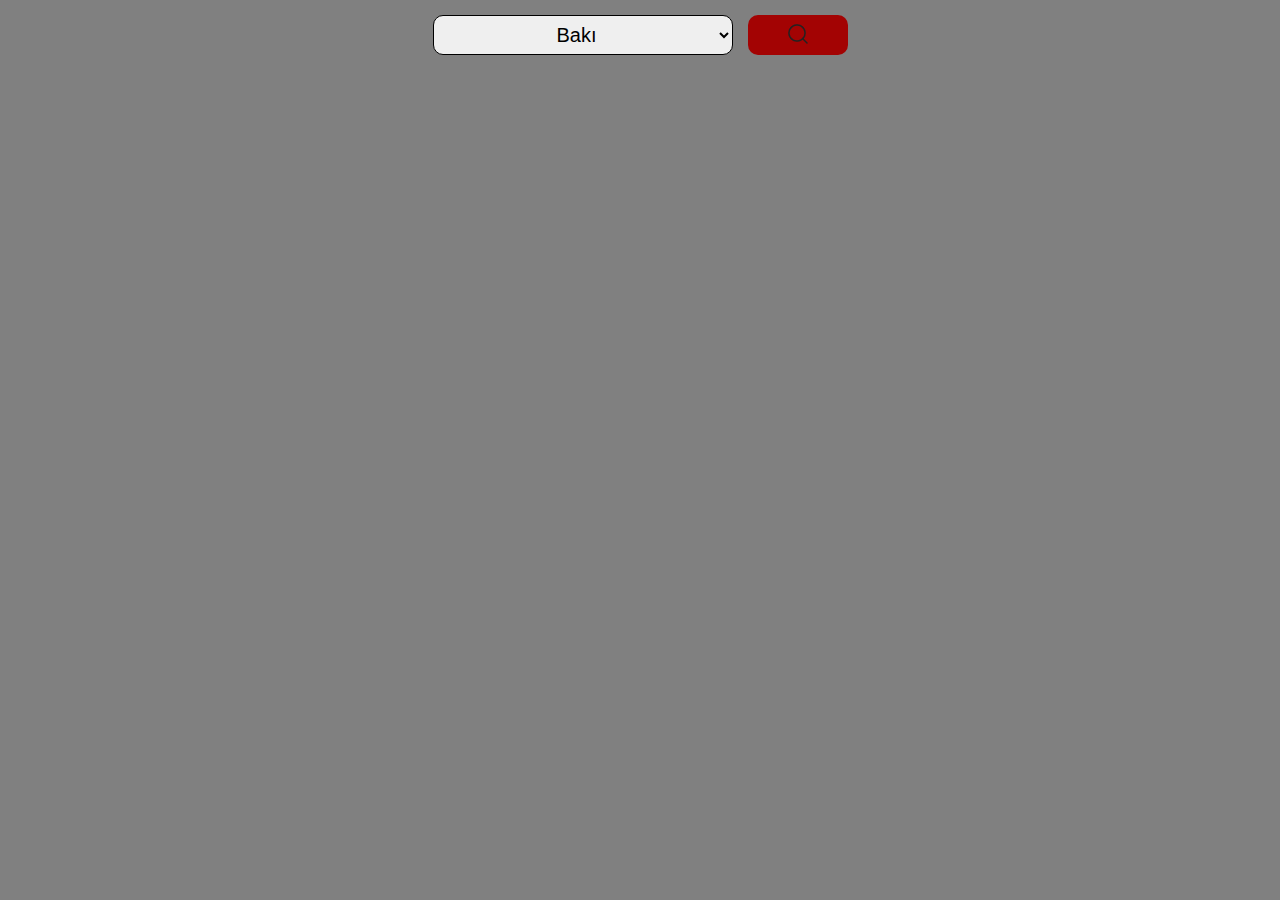
<file: Day 13/index.html>
<!DOCTYPE html>
<html lang="en">
  <head>
    <meta charset="UTF-8" />
    <meta name="viewport" content="width=device-width, initial-scale=1.0" />
    <link rel="stylesheet" href="style.css" />
    <title>Document</title>
  </head>
  <body>
    <div class="container">
      <select name="select" id="select">
        <option value="Bakı">Bakı</option>
        <option value="Gəncə">Gəncə</option>
        <option value="Naxçıvan">Naxçıvan</option>
        <option value="Sumqayıt">Sumqayıt</option>
        <option value="İstanbul">İstanbul</option>
        <option value="New York">New York</option>
        <option value="London">London</option>
        <option value="California">California</option>
        <option value="Chicago">Chicago</option>
        <option value="Berlin">Berlin</option>
        <option value="Meksika">Meksika</option>
        <option value="Moskva">Moskva</option>
      </select>

      <button id="searchBtn"><img src="./images/Group 31.png" alt="" /></button>
    </div>

    <div id="weatherDiv" class="weatherDiv">
      <div class="modalContainer">
        <div class="modal-left" id="modalLeft">
          <div class="temperature" id="temperatureLabel"></div>
        </div>
        <div class="modal-right" id="modalRight">
          <div class="rightContainer" id="rightContainer"></div>
        </div>
      </div>
    </div>

    <script src="script.js"></script>
  </body>
</html>
</file>
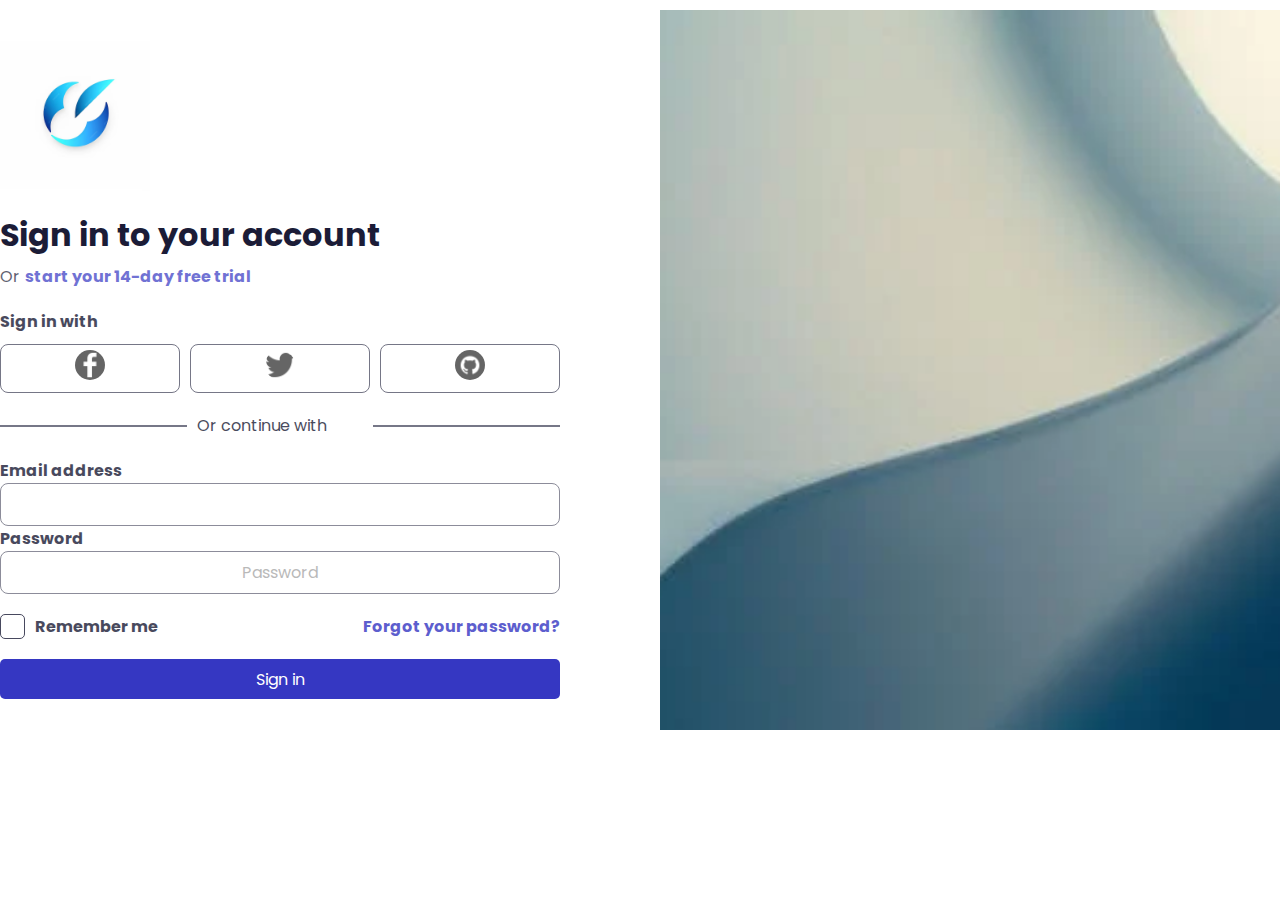
<file: Intern Days - Copy/Day 10/index.html>
<!DOCTYPE html>
<html lang="en">
  <head>
    <meta charset="UTF-8" />
    <meta name="viewport" content="width=device-width, initial-scale=1.0" />
    <link rel="stylesheet" href="style.css" />
    <title>Document</title>
  </head>
  <body>
    <div class="container">
      <div class="left">
        <img
          class="mainLogo"
          src="./images/blue-white-logo-with-white-background-with-blue-circle-white-background_1059430-101993.avif"
          alt=""
        />
        <div class="title">
          <h1 class="titleText">Sign in to your account</h1>
          <div class="detail">
            <div>Or</div>
            <div>start your 14-day free trial</div>
          </div>
        </div>
        <div class="signMedia">
          <div class="titleLogo">Sign in with</div>
          <div class="mediaLogos">
            <div class="logo">
              <img src="./images/facebook-logo (1).png" alt="" />
            </div>
            <div class="logo"><img src="./images/twitter.png" alt="" /></div>
            <div class="logo"><img src="./images/github.png" alt="" /></div>
          </div>
        </div>
        <div class="lines">
          <div class="div"></div>
          <div class="text">Or continue with</div>
          <div class="div"></div>
        </div>
        <form class="inputs">
            <div>
                <label for="email">Email address</label>
                <input type="text" id="email" />
                <div id="emailError" style="color: red"></div>
            </div>
            <div>
                <label for="password">Password</label>
                <input class="input-container" type="password" id="password" placeholder="Password" />
                <div id="passwordError" style="color: red"></div>
            </div>
        </form>
        <div class="end">
            <div class="remember">
                <button class="flower"></button>
                <div class="click">Remember me</div>
            </div>
            <div class="forgot">Forgot your password?</div>
        </div>
        <main>
            <button class="buttonn" id="signInButton">Sign in</button>
        </main>
    </div>
      <div class="right">
        <img src="./images/pexels-photo-1103970.webp" alt="" />
      </div>
    </div>

    <script src="script.js"></script>
  </body>
</html>
</file>
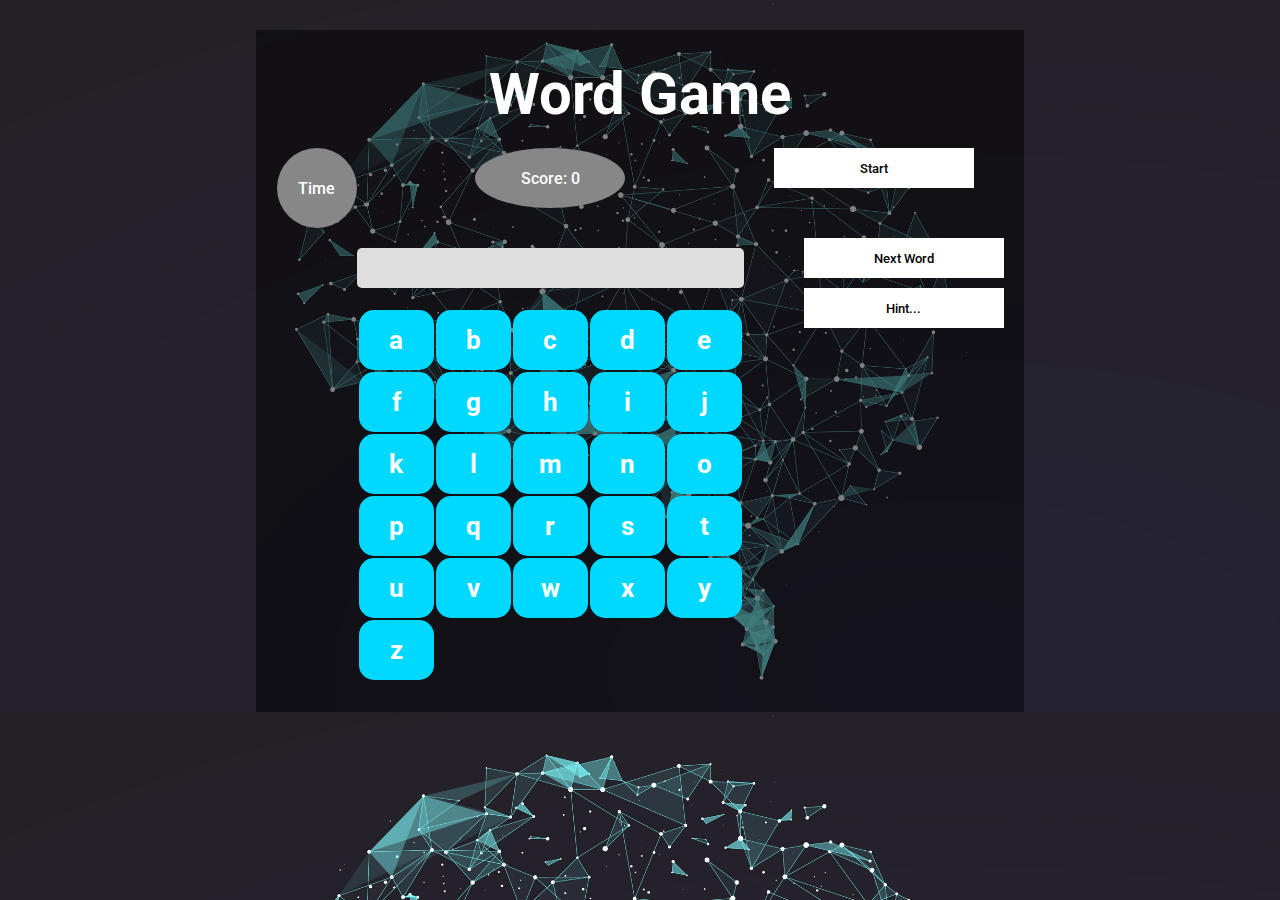
<file: Intern Days - Copy/Day 11/index.html>
<!DOCTYPE html>
<html lang="en">
  <head>
    <meta charset="UTF-8" />
    <meta name="viewport" content="width=device-width, initial-scale=1.0" />
    <link rel="stylesheet" href="style.css" />
    <title>Document</title>
  </head>
  <body>
    <div class="main">
      <h1>Word Game</h1>
      <div class="container">
        <div class="left">
          <button id="button1" class="time">Time</button>
        </div>

        <div class="center">
          <button class="score" id="scoreButton">Score: 0</button>

          <div class="div"></div>

          <table id="gameBody">
            <tr>
              <td>a</td>
              <td>b</td>
              <td>c</td>
              <td>d</td>
              <td>e</td>
            </tr>
            <tr>
              <td>f</td>
              <td>g</td>
              <td>h</td>
              <td>i</td>
              <td>j</td>
            </tr>
            <tr>
              <td>k</td>
              <td>l</td>
              <td>m</td>
              <td>n</td>
              <td>o</td>
            </tr>
            <tr>
              <td>p</td>
              <td>q</td>
              <td>r</td>
              <td>s</td>
              <td>t</td>
            </tr>
            <tr>
              <td>u</td>
              <td>v</td>
              <td>w</td>
              <td>x</td>
              <td>y</td>
            </tr>
            <tr>
              <td>z</td>
            </tr>
          </table>
        </div>

        <div class="right">
          <button id="button2" class="start">Start</button>
          <div class="buttons">
            <button id="button2" class="start">Next Word</button>
            <button id="button2"  class="start">Hint...</button>
          </div>
        </div>
      </div>
    </div>
    <script src="script.js"></script>
  </body>
</html>
</file>
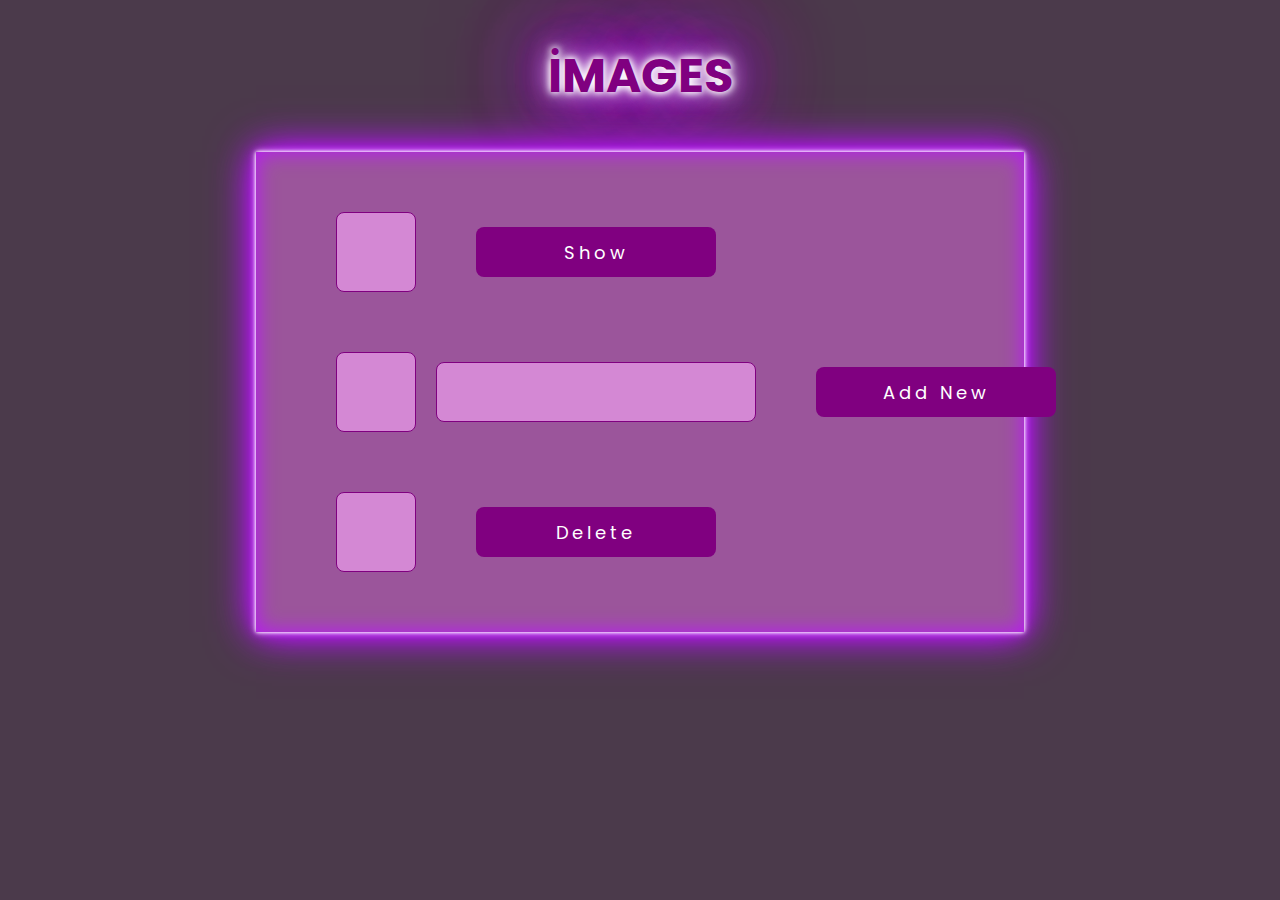
<file: Intern Days - Copy/Day 12/index.html>
<!DOCTYPE html>
<html lang="tr">
  <head>
    <meta charset="UTF-8" />
    <meta name="viewport" content="width=device-width, initial-scale=1.0" />
    <link rel="stylesheet" href="style.css" />
    <title>Document</title>
  </head>
  <body>
    <div class="main">
      <h1>İMAGES</h1>
      <div class="container">
        <div class="first">
          <input type="number" id="input" />
          <button id="showBtn">Show</button>
        </div>
        <div class="second">
          <div class="inps">
            <input type="number" id="numLink" />
            <input id="linkInp" />
          </div>
          <button id="addBtn" class="button1">Add New</button>
        </div>

        <div class="third">
          <input type="number" id="deleteInp" />
          <button id="deleteBtn" class="button2">Delete</button>
        </div>
      </div>

      <!-- </div> -->
      <div id="imagesDiv" class="imagesDiv"></div>
    </div>
    <script src="script.js"></script>
  </body>
</html>
</file>
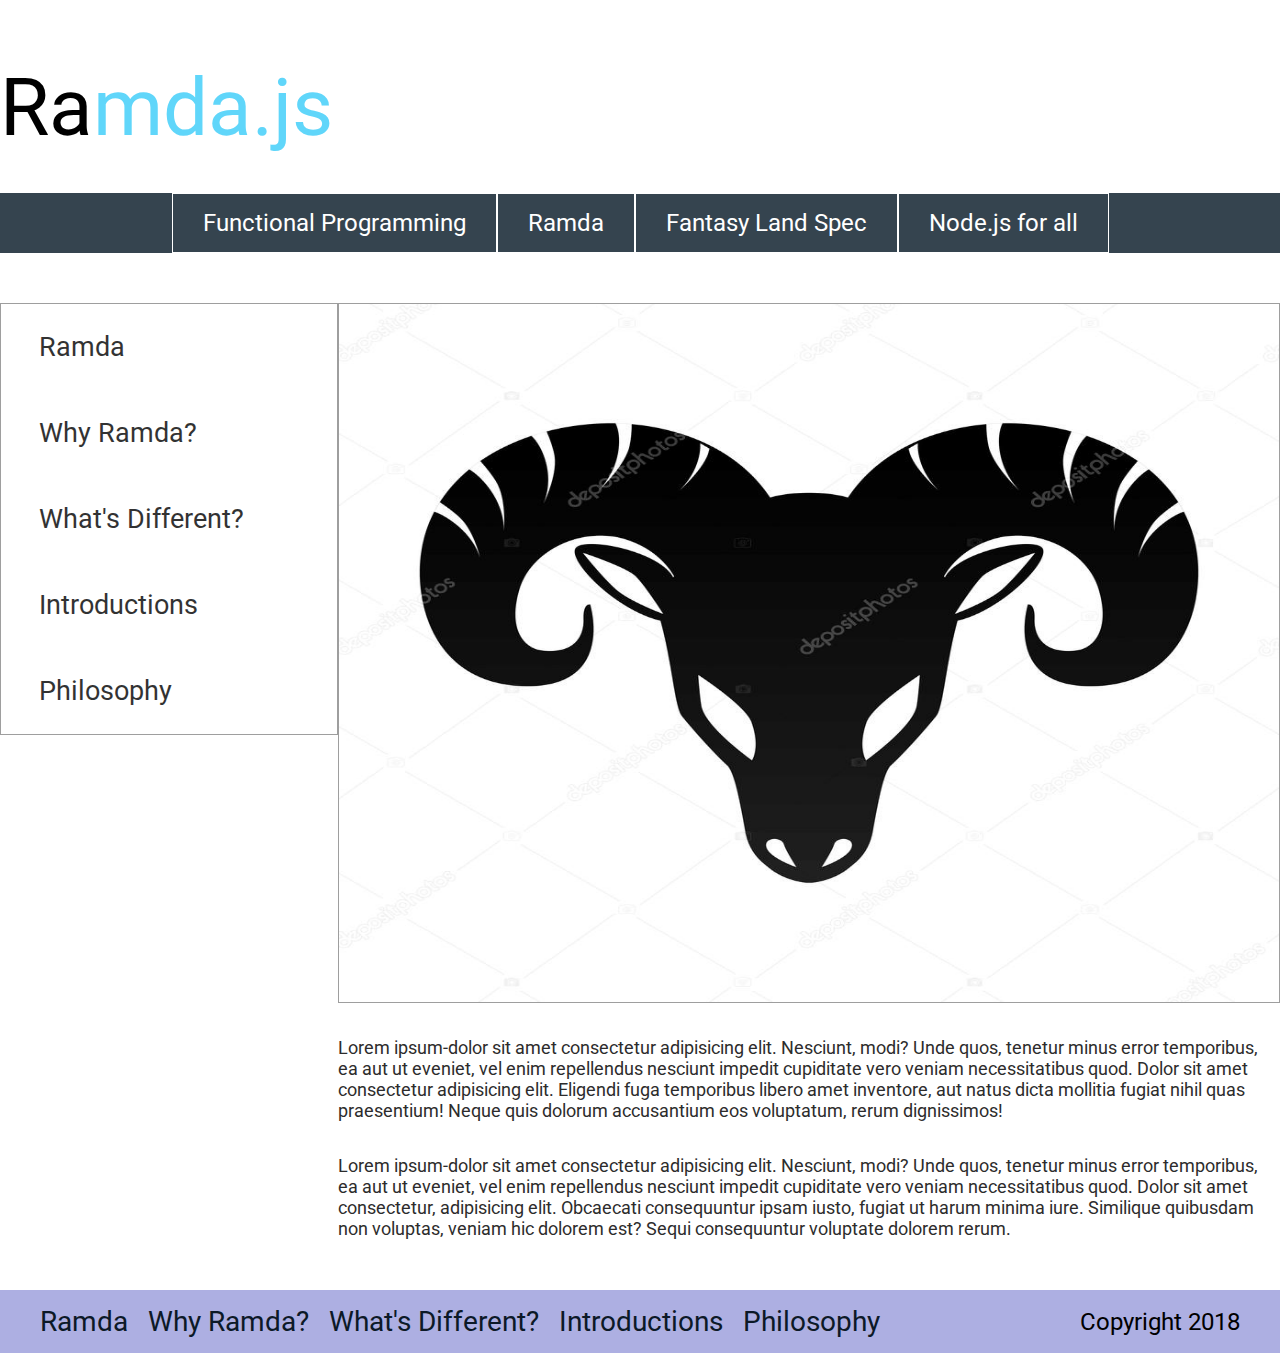
<file: Intern Days - Copy/Day 4/index.html>
<!DOCTYPE html>
<html lang="en">
  <head>
    <meta charset="UTF-8" />
    <meta name="viewport" content="width=device-width, initial-scale=1.0" />
    <link rel="stylesheet" href="style.css" />
    <link rel="preconnect" href="https://fonts.googleapis.com">
<link rel="preconnect" href="https://fonts.gstatic.com" crossorigin>
<link href="https://fonts.googleapis.com/css2?family=Poppins:ital,wght@0,100;0,200;0,300;0,400;0,500;0,600;0,700;0,800;0,900;1,100;1,200;1,300;1,400;1,500;1,600;1,700;1,800;1,900&family=Roboto:ital,wght@0,100;0,300;0,400;0,500;0,700;0,900;1,100;1,300;1,400;1,500;1,700;1,900&display=swap" rel="stylesheet">
    <title>Document</title>
  </head>
  <body>
    <div class="header">
      <div class="black">Ra</div>
      <div class="blue">mda.js</div>
    </div>
    <div class="head">
      <div class="navbar">
        <div class="nav">Functional Programming</div>
        <div class="nav">Ramda</div>
        <div class="nav">Fantasy Land Spec</div>
        <div class="nav">Node.js for all</div>
      </div>
    </div>

    <div class="container">
      <div class="left">
        <div class="section">Ramda</div>
        <div class="section">Why Ramda?</div>
        <div class="section">What's Different?</div>
        <div class="section">Introductions</div>
        <div class="section">Philosophy</div>
      </div>

      <div class="right">
        <img
          src="./depositphotos_122570022-stock-illustration-ram-horn-aries-zodiac.jpg"
          alt=""
        />
        <div class="text">
          Lorem ipsum-dolor sit amet consectetur adipisicing elit. Nesciunt,
          modi? Unde quos, tenetur minus error temporibus, ea aut ut eveniet,
          vel enim repellendus nesciunt impedit cupiditate vero veniam
          necessitatibus quod. Dolor sit amet consectetur adipisicing elit.
          Eligendi fuga temporibus libero amet inventore, aut natus dicta
          mollitia fugiat nihil quas praesentium! Neque quis dolorum accusantium
          eos voluptatum, rerum dignissimos!
        </div>
        <div class="text">
          Lorem ipsum-dolor sit amet consectetur adipisicing elit. Nesciunt,
          modi? Unde quos, tenetur minus error temporibus, ea aut ut eveniet,
          vel enim repellendus nesciunt impedit cupiditate vero veniam
          necessitatibus quod. Dolor sit amet consectetur, adipisicing elit.
          Obcaecati consequuntur ipsam iusto, fugiat ut harum minima iure.
          Similique quibusdam non voluptas, veniam hic dolorem est? Sequi
          consequuntur voluptate dolorem rerum.
        </div>
      </div>

    </div>
    <div class="footer">
      <div class="footerLeft">
        <div class="leftSections">Ramda</div>
        <div class="leftSections">Why Ramda?</div>
        <div class="leftSections">What's Different?</div>
        <div class="leftSections">Introductions</div>
        <div class="leftSections">Philosophy</div>
      </div>
      <div class="footerRight">
        <div class="rightSection">Copyright 2018</div>
      </div>
    </div>
</body>
</html>
</file>
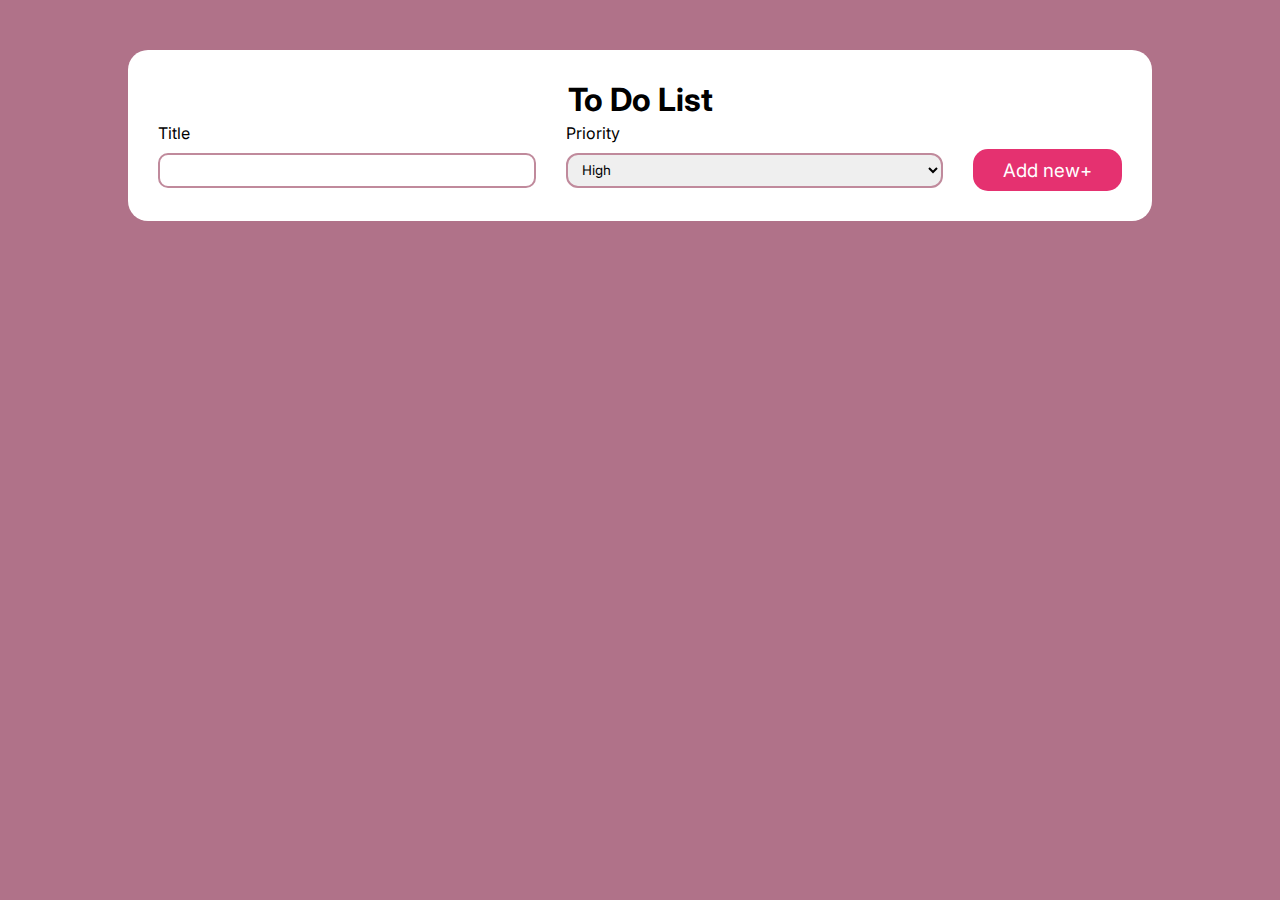
<file: Intern Days - Copy/Day 7/index.html>
<!DOCTYPE html>
<html lang="en">
  <head>
    <meta charset="UTF-8" />
    <meta name="viewport" content="width=device-width, initial-scale=1.0" />
    <link rel="preconnect" href="https://fonts.googleapis.com" />
    <link rel="preconnect" href="https://fonts.gstatic.com" crossorigin />
    <link
      href="https://fonts.googleapis.com/css2?family=Inter:ital,opsz,wght@0,14..32,100..900;1,14..32,100..900&display=swap"
      rel="stylesheet"
    />
    <link rel="stylesheet" href="style.css" />
    <title>Document</title>
  </head>
  <body>
    <div class="container">
      <h1>To Do List</h1>

      <div class="input_button">
        <div class="input">
          <label>Title</label>
          <!-- <br /> -->
          <input type="text" id="taskTitle" />
        </div>

        <div class="select">
          <label>Priority</label>
          <!-- <br /> -->
          <select id="taskPriority">
            <option value="High">High</option>
            <option value="Medium">Medium</option>
            <option value="Low">Low</option>
          </select>
        </div>

        <div class="btn">
          <button class="textt" id="addTask"><span >Add new</span><span>+</span></button>
        </div>
      </div>
      <ul id="taskList"></ul>
    </div>
    <script src="script.js"></script>
  </body>
</html>
</file>
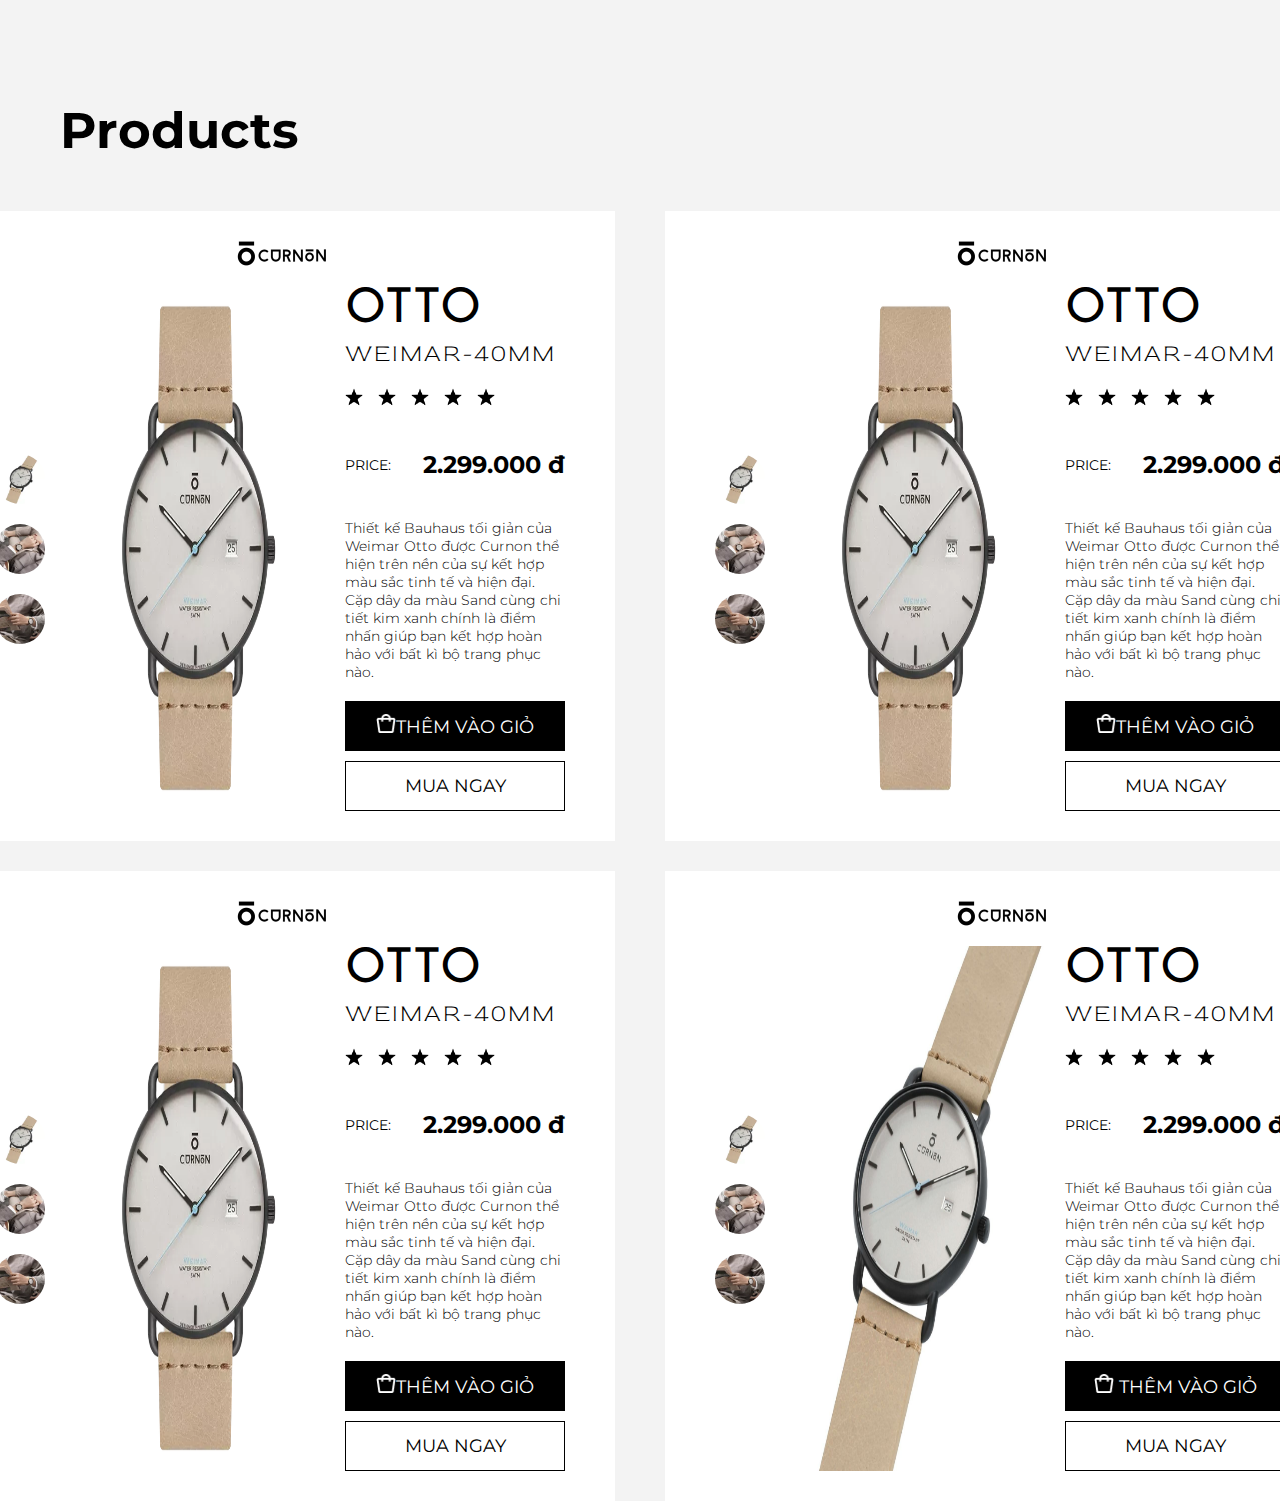
<file: Intern Days - Copy/Day 8/index.html>
<!DOCTYPE html>
<html lang="en">
  <head>
    <meta charset="UTF-8" />
    <meta name="viewport" content="width=, initial-scale=1.0" />
    <link rel="stylesheet" href="style.css" />
    <title>Document</title>
  </head>
  <body>
    <h1>Products</h1>
    <div class="container">
      <div class="up">
        <div class="card">
            <div class="logoImg"><img src="./photos/0e015bc71999bd9169b5ae47807ca679.png" alt=""></div>
            <div class="cardContainer">
            <div class="firstSec">
              <img src="./photos/2589f2f903a77015fea35ee572d1d6f3.png" alt="" />
              <img src="./photos/270a0c767478acbef3695bb88d45f83c.png" alt="" />
              <img src="./photos/7cddd97379b7d7a6dfa736c4c2b25a8e.png" alt="" />
            </div>

            <div class="secondSec">
              <img src="./photos/ca739a06219c5f7e13c5d0e7684e81f3.png" alt="" />
            </div>

            <div class="thirdSec">
              <div class="otto">OTTO</div>
              <div class="detail">WEIMAR-40MM</div>
              <div class="stars">
                <div><img src="./photos/iwwa_star.png" alt="" /></div>
                <div><img src="./photos/iwwa_star.png" alt="" /></div>
                <div><img src="./photos/iwwa_star.png" alt="" /></div>
                <div><img src="./photos/iwwa_star.png" alt="" /></div>
                <div><img src="./photos/iwwa_star.png" alt="" /></div>
              </div>
              <div class="price">
                <div class="priceText">PRICE:</div>
                <div class="value">2.299.000 đ</div>
              </div>
              <div class="text">
                Thiết kế Bauhaus tối giản của Weimar Otto được Curnon thể hiện
                trên nền của sự kết hợp màu sắc tinh tế và hiện đại. Cặp dây da
                màu Sand cùng chi tiết kim xanh chính là điểm nhấn giúp bạn kết
                hợp hoàn hảo với bất kì bộ trang phục nào.
              </div>
              <div class="buttons">
                <button class="button1"><img src="./photos/icon.png" alt="">THÊM VÀO GIỎ</button>
                <button class="button2">MUA NGAY</button>
              </div>
            </div>
          </div>
        </div>

        <div class="card">
            <div class="logoImg"><img src="./photos/0e015bc71999bd9169b5ae47807ca679.png" alt=""></div>
            <div class="cardContainer">
            <div class="firstSec">
              <img src="./photos/2589f2f903a77015fea35ee572d1d6f3.png" alt="" />
              <img src="./photos/270a0c767478acbef3695bb88d45f83c.png" alt="" />
              <img src="./photos/7cddd97379b7d7a6dfa736c4c2b25a8e.png" alt="" />
            </div>

            <div class="secondSec">
              <img src="./photos/ca739a06219c5f7e13c5d0e7684e81f3.png" alt="" />
            </div>

            <div class="thirdSec">
              <div class="otto">OTTO</div>
              <div class="detail">WEIMAR-40MM</div>
              <div class="stars">
                <div><img src="./photos/iwwa_star.png" alt="" /></div>
                <div><img src="./photos/iwwa_star.png" alt="" /></div>
                <div><img src="./photos/iwwa_star.png" alt="" /></div>
                <div><img src="./photos/iwwa_star.png" alt="" /></div>
                <div><img src="./photos/iwwa_star.png" alt="" /></div>
              </div>
              <div class="price">
                <div class="priceText">PRICE:</div>
                <div class="value">2.299.000 đ</div>
              </div>
              <div class="text">
                Thiết kế Bauhaus tối giản của Weimar Otto được Curnon thể hiện
                trên nền của sự kết hợp màu sắc tinh tế và hiện đại. Cặp dây da
                màu Sand cùng chi tiết kim xanh chính là điểm nhấn giúp bạn kết
                hợp hoàn hảo với bất kì bộ trang phục nào.
              </div>
              <div class="buttons">
                <button class="button1"><img src="./photos/icon.png" alt="">THÊM VÀO GIỎ</button>
                <button class="button2">MUA NGAY</button>
              </div>
            </div>
          </div>
        </div>
      </div>

      <div class="up">
        <div class="card">
          <div class="logoImg"><img src="./photos/0e015bc71999bd9169b5ae47807ca679.png" alt=""></div>
          <div class="cardContainer">
            <div class="firstSec">
              <img src="./photos/2589f2f903a77015fea35ee572d1d6f3.png" alt="" />
              <img src="./photos/270a0c767478acbef3695bb88d45f83c.png" alt="" />
              <img src="./photos/7cddd97379b7d7a6dfa736c4c2b25a8e.png" alt="" />
            </div>

            <div class="secondSec">
              <img src="./photos/ca739a06219c5f7e13c5d0e7684e81f3.png" alt="" />
            </div>

            <div class="thirdSec">
              <div class="otto">OTTO</div>
              <div class="detail">WEIMAR-40MM</div>
              <div class="stars">
                <div><img src="./photos/iwwa_star.png" alt="" /></div>
                <div><img src="./photos/iwwa_star.png" alt="" /></div>
                <div><img src="./photos/iwwa_star.png" alt="" /></div>
                <div><img src="./photos/iwwa_star.png" alt="" /></div>
                <div><img src="./photos/iwwa_star.png" alt="" /></div>
              </div>
              <div class="price">
                <div class="priceText">PRICE:</div>
                <div class="value">2.299.000 đ</div>
              </div>
              <div class="text">
                Thiết kế Bauhaus tối giản của Weimar Otto được Curnon thể hiện
                trên nền của sự kết hợp màu sắc tinh tế và hiện đại. Cặp dây da
                màu Sand cùng chi tiết kim xanh chính là điểm nhấn giúp bạn kết
                hợp hoàn hảo với bất kì bộ trang phục nào.
              </div>
              <div class="buttons">
                <button class="button1"><img src="./photos/icon.png" alt="">THÊM VÀO GIỎ</button>
                <button class="button2">MUA NGAY</button>
              </div>
            </div>
          </div>
        </div>

        <div class="card">
            <div class="logoImg"><img src="./photos/0e015bc71999bd9169b5ae47807ca679.png" alt=""></div>
            <div class="cardContainer">
            <div class="firstSec">
              <img src="./photos/2589f2f903a77015fea35ee572d1d6f3.png" alt="" />
              <img src="./photos/270a0c767478acbef3695bb88d45f83c.png" alt="" />
              <img src="./photos/7cddd97379b7d7a6dfa736c4c2b25a8e.png" alt="" />
            </div>

            <div class="secondSec">
              <img src="./photos/image 7.png" alt="" />
            </div>

            <div class="thirdSec">
              <div class="otto">OTTO</div>
              <div class="detail">WEIMAR-40MM</div>
              <div class="stars">
                <div><img src="./photos/iwwa_star.png" alt="" /></div>
                <div><img src="./photos/iwwa_star.png" alt="" /></div>
                <div><img src="./photos/iwwa_star.png" alt="" /></div>
                <div><img src="./photos/iwwa_star.png" alt="" /></div>
                <div><img src="./photos/iwwa_star.png" alt="" /></div>
              </div>
              <div class="price">
                <div class="priceText">PRICE:</div>
                <div class="value">2.299.000 đ</div>
              </div>
              <div class="text">
                Thiết kế Bauhaus tối giản của Weimar Otto được Curnon thể hiện
                trên nền của sự kết hợp màu sắc tinh tế và hiện đại. Cặp dây da
                màu Sand cùng chi tiết kim xanh chính là điểm nhấn giúp bạn kết
                hợp hoàn hảo với bất kì bộ trang phục nào.
              </div>
              <div class="buttons">
                <button class="button1"><img src="./photos/icon.png" alt=""> THÊM VÀO GIỎ</button>
                <button class="button2">MUA NGAY</button>
              </div>
            </div>
          </div>
        </div>
      </div>
    </div>
  </body>
</html>
</file>
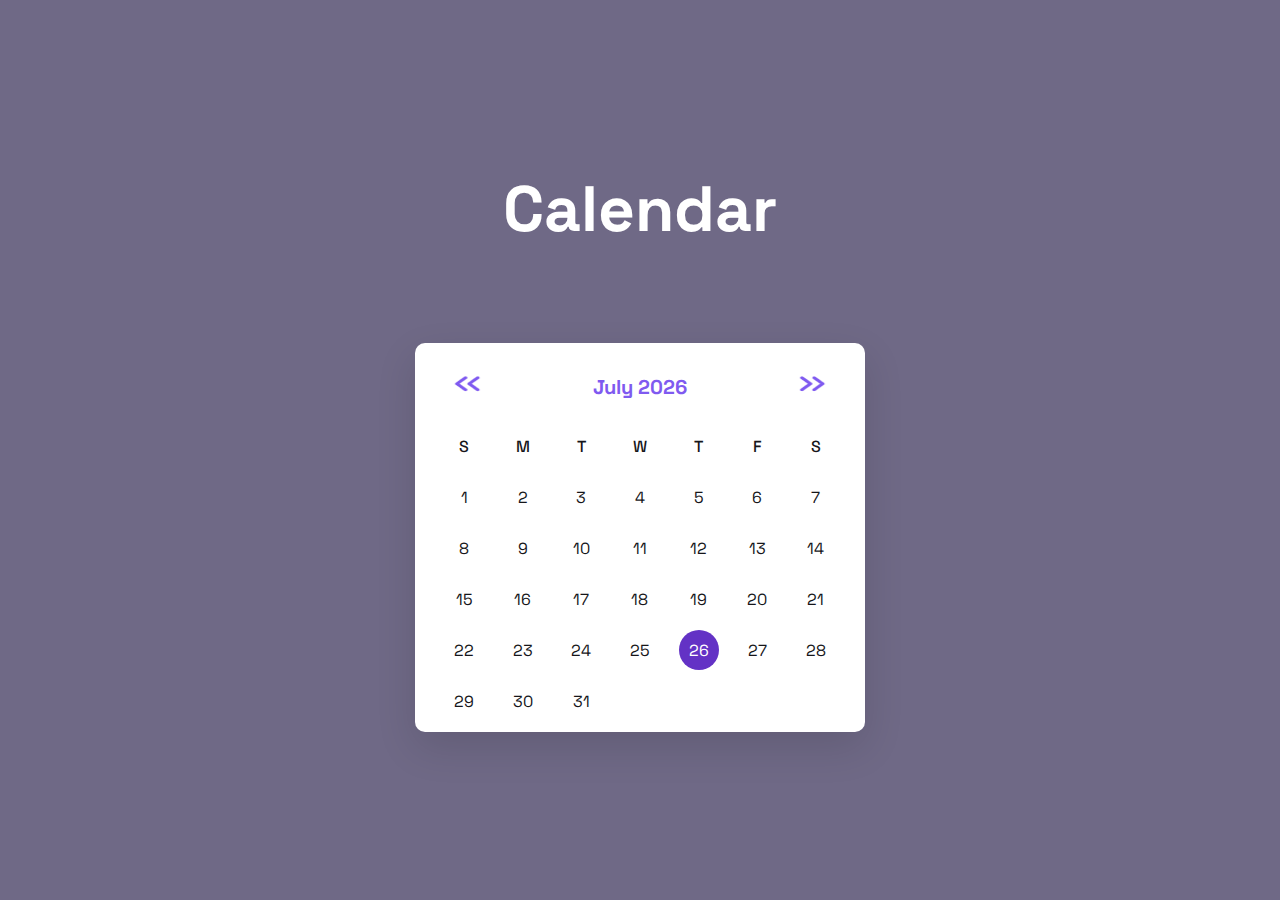
<file: Intern Days - Copy/Day 9/index.html>
<!DOCTYPE html>
<html lang="en">
  <head>
    <meta charset="UTF-8" />
    <meta name="viewport" content="width=device-width, initial-scale=1.0" />
    <link rel="stylesheet" href="style.css" />
    <title>Document</title>
  </head>
  <body>
    <p class="title">Calendar</p>

    <div class="calendar-container">
      <header class="calendar-header">
        <div class="calendar-navigation">
          <div class="vectorLast">
            <img
              src="./vectors/ic_round-keyboard-double-arrow-left.png"
              alt=""
            />
          </div>
          <p class="calendar-current-date"></p>
          <div class="vectorNext">
            <img src="./vectors/Group 2.png" alt="" />
          </div>
        </div>
      </header>

      <div class="calendar-body">
        <ul class="calendar-weekdays">
          <li>S</li>
          <li>M</li>
          <li>T</li>
          <li>W</li>
          <li>T</li>
          <li>F</li>
          <li>S</li>
        </ul>
        <ul class="calendar-dates"></ul>
      </div>
      <div class="modal" id="specialDaysModal" style="display: none">
        <div class="modal-content">
          <h2><span id="modalMonth"></span></h2>
          <ul id="specialDaysList"></ul>
        </div>
      </div>
    </div>

    <script src="script.js"></script>
  </body>
</html>
</file>
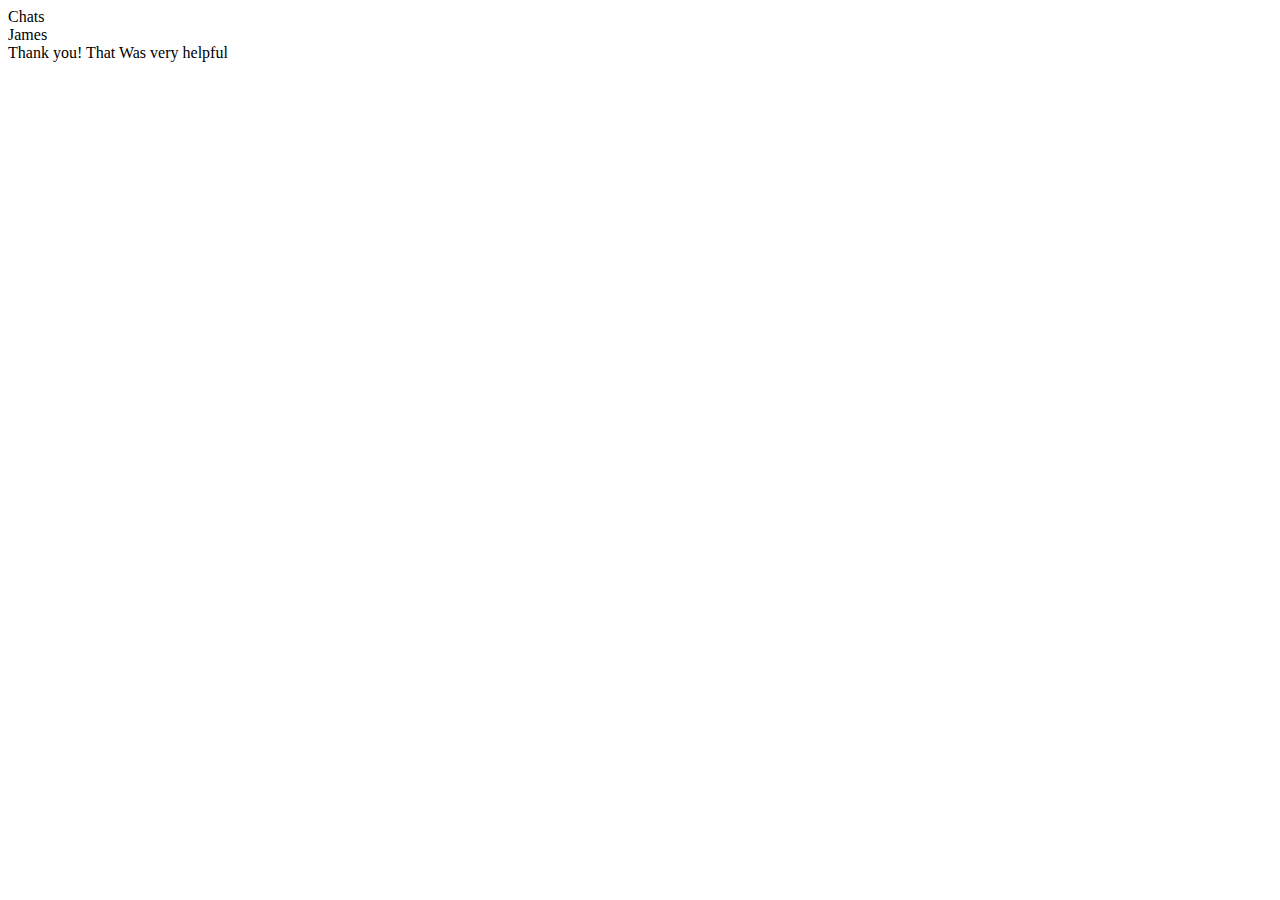
<file: Intern Days - Copy/Day 4/indexx.html>
<!DOCTYPE html>
<html lang="en">
<head>
    <meta charset="UTF-8">
    <meta name="viewport" content="width=device-width, initial-scale=1.0">
    <title>Document</title>
</head>
<body>
    

<div class="chats">Chats</div>

<div class="profiles">

<div class="profile">
<div class="image"></div>
<div class="texts">
    <div class="name">James</div>
    <div class="mes">Thank you! That Was very helpful</div>
</div>



</div>
<div class="profile"></div>
<div class="profile"></div>
<div class="profile"></div>

</div>


</body>
</html>
</file>
<file: Day 13/style.css>
* {
    margin: 0;
    padding: 0;
    box-sizing: border-box;
  }
  
  .container {
    display: flex;
    align-items: center;
    justify-content: center;
    margin-top: 15px;
    gap: 15px;
  }
  .weatherDiv {
    display: flex;
    align-items: center;
    justify-content: center;
  }
  .modalContainer {
    display: flex;
    align-items: center;
    justify-content: center;
    width: 80%;
    margin: 40px;
    border-radius: 8px;
  }
  
  .modal-right {
    display: flex;
    align-items: center;
    justify-content: center;
    padding: 30px;
    font-size: 26px;
  }
  
  .modal-left {
    flex: 1;
    width: 50%;
    position: relative;
    border-radius: 8px;
    background-size: cover;
    background-position: center;
    height: 400px;
    background-size: cover;
    background-position: center;
  }
  .temperature {
    position: absolute;
    bottom: 20px;
    left: 20px;
    font-size: 50px;
    font-weight: bold;
    color: black;
  }
  select {
    width: 300px;
    height: 40px;
    font-size: 20px;
    text-align: center;
    border: 1px solid black;
    border-radius: 10px;
    outline: none;
  }
  button {
    width: 100px;
    height: 40px;
    border: none;
    border-radius: 10px;
    background-color: rgb(163, 3, 3);
    cursor: pointer;
  }
  button:hover {
    background-color: rgb(192, 80, 80);
    transition-duration: 0.5s;
  }
  .rightContainer strong {
    font-weight: 700;
    color: rgb(163, 3, 3);
  }
  
  .clear {
    background-image: url("https://files.modern.az/photo/orginal/2024/07/02/1719910082_306409.jpg");
  }
  
  .cloud {
    background-image: url("https://encrypted-tbn0.gstatic.com/images?q=tbn:ANd9GcTISxONQhZ88dEQmasRF9dVlDGkd7qyFgqnzzNsXqjtv29fjcvzrC8MxOC8L16RxuS9SJc&usqp=CAU");
  }
  
  .rain {
    background-image: url("https://abc.az/storage/abc/2018/january/15/medium/rainsnowprognozweathe503284599.jpg");
  }
  
  .snow {
    background-image: url("https://shimal.news/wp-content/uploads/2024/05/freepik11-1536x864.jpg.webp");
  }
  
  .fog {
    background-image: url("https://png.pngtree.com/thumb_back/fh260/background/20220612/pngtree-cloud-fog-smoke-white-fog-black-and-white-image_1413039.jpg");
  }
  
  body {
    background-color: grey;
  }
</file>
<file: Intern Days - Copy/Day 10/style.css>
@import url("https://fonts.googleapis.com/css2?family=Poppins:ital,wght@0,100;0,200;0,300;0,400;0,500;0,600;0,700;0,800;0,900;1,100;1,200;1,300;1,400;1,500;1,600;1,700;1,800;1,900&family=Roboto:ital,wght@0,100;0,300;0,400;0,500;0,700;0,900;1,100;1,300;1,400;1,500;1,700;1,900&display=swap");

* {
  margin: 0;
  padding: 0;
  box-sizing: border-box;
  font-family: "Poppins", sans-serif;
  color: #1b1c37;
}
.title {
  display: flex;
  flex-direction: column;
  gap: 5px;
}
.mainLogo {
  width: 150px;
}
.signMedia {
  display: flex;
  flex-direction: column;
  gap: 10px;
}
.detail {
  font-size: 16px;
  display: flex;
  gap: 5px;
  opacity: 70%;
}
.detail > :last-child {
  color: #3537c2;
  font-weight: 700;
}
.titleLogo {
  font-size: 16px;
  font-weight: 700;
  opacity: 80%;
}
.mediaLogos img {
  width: 30px;
  border-radius: 50%;
}
.logo {
  width: 180px;
  padding: 5px 0;
  border: 1px solid #1b1c37;
  border-radius: 8px;
  text-align: center;
  opacity: 60%;
  cursor: pointer;
}
.logo:hover {
  background-color: rgb(173, 173, 173);
}
.mediaLogos {
  display: flex;
  align-items: center;
  justify-content: space-between;
  gap: 10px;
}
.text {
  opacity: 80%;
  width: 500px;
}
.lines .div {
  height: 2px;
  width: 100%;
  background-color: #1b1c37;
  opacity: 60%;
}
.lines {
  display: flex;
  align-items: center;
  justify-content: center;
  gap: 10px;
}
.left {
  display: flex;
  flex-direction: column;
  gap: 20px;
}
label {
  font-size: 16px;
  font-weight: 700;
  opacity: 80%;
}
.inputs div {
  display: flex;
  flex-direction: column;
}
input {
  font-size: 16px;
  text-align: center;
  padding: 8px 0;
  border-radius: 8px;
  opacity: 50%;
  border: 1px solid #1b1c37;
}

.container {
  display: flex;
  align-items: center;
  justify-content: center;
  gap: 100px;
  margin-top: 10px;
}
.right img {
  width: 800px;
  height: 100%;
  object-fit: cover;
}

.right {
  height: 720px;
  overflow: hidden;
}
.end {
  font-size: 16px;
  opacity: 80%;
  display: flex;
  align-items: center;
  justify-content: space-between;
}
button {
  height: 25px;
  width: 25px;
  border-radius: 5px;
  border: 1px solid #1b1c37;
  background-color: white;
  cursor: pointer;
}
.remember {
  display: flex;
  gap: 10px;
  font-weight: 700;
}
.forgot {
  color: #3537c2;
  font-weight: 700;
}
.buttonn {
  font-size: 16px;
  background-color: #3537c2;
  color: white;
  border: none;
  width: 100%;
  padding: 20px 0;
  display: flex;
  align-items: center;
  justify-content: center;
}
.buttonn:hover {
  background-color: #232587;
  cursor: pointer;
}

input[type="password"]:focus {
  border: 3px solid #274f7a;
  opacity: 100%;
  outline: none;
}

input.error {
  border: 2px solid red;
  opacity: 100%;
}
.flower.tik::after {
  content: "🌸";
  margin-left: 5px;
  opacity: 100%;
  display: flex;
  align-items: center;
  justify-content: center;
}
input.success {
  border: 3px solid green;
  opacity: 100%;
}
.yellow {
  border: 3px solid rgb(255, 234, 0);
  opacity: 100%;
}
</file>
<file: Intern Days - Copy/Day 11/style.css>
/* @import url('https://fonts.googleapis.com/css2?family=Poppins:ital,wght@0,100;0,200;0,300;0,400;0,500;0,600;0,700;0,800;0,900;1,100;1,200;1,300;1,400;1,500;1,600;1,700;1,800;1,900&display=swap'); */
@import url("https://fonts.googleapis.com/css2?family=Roboto:ital,wght@0,100;0,300;0,400;0,500;0,700;0,900;1,100;1,300;1,400;1,500;1,700;1,900&display=swap");
* {
  margin: 0;
  padding: 0;
  box-sizing: border-box;
  font-family: "Roboto", sans-serif;
  /* font-family: "Poppins", sans-serif; */
}
body {
  display: flex;
  flex-direction: column;
  align-items: center;
  justify-content: center;
  gap: 20px;
  background-image: url(./backgroundImage/880bb9cc75ee8f991f81e7133fe7030e.jpeg);
  background-size: cover;
  background-position: center;
}
.container {
  display: flex;
  justify-content: space-around;
  text-align: center;
  border-radius: 10px;
}
.main {
  display: flex;
  flex-direction: column;
  align-items: center;
  justify-content: space-between;
  width: 60%;
  background-color: rgba(0, 0, 0, 0.5);
  margin-top: 30px;
  padding: 30px 0;
  /* border: 2px solid red; */
}

h1 {
  font-size: 58px;
  color: white;
  margin-bottom: 20px;
}
button {
  font-weight: 500;
}
.time {
  width: 80px;
  height: 80px;
}


.score {
  width: 150px;
  height: 60px;
  border: none;
  font-size: 16px;
  background-color: rgb(135, 135, 135);
  color: white;
  text-align: center;
  border-radius: 50%;
  margin-bottom: 40px;
  cursor: pointer;
}
.score:hover {
  background-color: rgb(207, 207, 207);
  color: black;
}
#button1 {
  border: none;
  font-size: 16px;
  background-color: rgb(135, 135, 135);
  color: white;
  text-align: center;
  border-radius: 50%;
}
#button1:hover {
  background-color: rgb(207, 207, 207);
  color: black;
}
#button2 {
  width: 200px;
  height: 40px;
  background-color: white;
  color: black;
  border: none;
  cursor: pointer;
}
#button2:hover {
  background-color: rgb(114, 114, 114);
  color: white;
}

.center .div {
  border: none;
  background-color: rgb(210, 210, 210);
  height: 35px;
  border-radius: 5px;
  margin-bottom: 20px;
}
/* .left {
  border: 2px solid blue;
}
.center {
  border: 2px solid red;
}
.right {
  border: 5px solid yellow;
} */
td {
  width: 75px;
  height: 60px;
  background-color: rgb(0, 217, 255);
  color: white;
  font-size: 26px;
  font-weight: bold;
  border: none;
  border-radius: 15px;
  text-align: center;
  cursor: pointer;
}
td:hover{
  background-color: rgb(22, 152, 161);

}
.buttons {
  display: flex;
  flex-direction: column;
  margin-top: 50px;
  margin-left: 60px;
  gap: 10px;
}
.center .div {
  border: none;
  height: 40px; 
  border-radius: 5px;
  margin-bottom: 20px;
  background-color: rgb(222, 222, 222) ;
  text-align: center;
  display: flex;         
  align-items: center;
  justify-content: center;
 
} 

.miniBox {
display: flex;
flex-direction: row;
  width: 50px;           
  height: 40px;         
margin: 2px;
  border:none; 
  font-size: 26px;  
  color:rgb(54, 126, 178);
  align-items: center;
  justify-content: center;
  /* border-left: 1px solid black; */
  /* border-radius: 10px; */
  background-color: rgb(222, 222, 222) ;
}
</file>
<file: Intern Days - Copy/Day 12/style.css>
@import url("https://fonts.googleapis.com/css2?family=Poppins:ital,wght@0,100;0,200;0,300;0,400;0,500;0,600;0,700;0,800;0,900;1,100;1,200;1,300;1,400;1,500;1,600;1,700;1,800;1,900&display=swap");

* {
  margin: 0;
  padding: 0;
  box-sizing: border-box;
  font-family: "Poppins", sans-serif;
}
body {
  background-color: rgb(75, 58, 75);
}
h1 {
  margin: 40px 0;
  color: rgb(128, 0, 128);
  font-size: 48px;
  text-shadow: 0 0 7px #fff, 0 0 10px #fff, 0 0 21px #fff, 0 0 42px #bc13fe,
    0 0 82px #bc13fe, 0 0 92px #bc13fe, 0 0 102px #bc13fe, 0 0 151px #bc13fe;
}
.container {
  display: flex;
  flex-direction: column;
  align-items: start;
  justify-content: center;
  /* border: 4px dashed  rgb(128, 0, 128); */
  box-shadow: 0 0 0.4rem #fff, 0 0 0.2rem #fff, 0 0 2rem #bc13fe,
    0 0 0.8rem #bc13fe, 0 0 2.8rem #bc13fe, inset 0 0 1.3rem #bc13fe;
  width: 60%;
  gap: 60px;
  background-color: rgb(155, 85, 155);
  padding: 60px 80px;
}
.main {
  display: flex;
  flex-direction: column;
  align-items: center;
  /* height: 100vh; */
  /* justify-content: center; */
  /* border: 1px solid blue; */
}
.imagesDiv {
  display: flex;
  flex-wrap: wrap;
  width: 70%;
  margin-top: 60px;
  /* margin-bottom: 60px; */
  align-items: center;
  justify-content: center;
  box-shadow: 0 0 0.4rem #fff, 0 0 0.2rem #fff, 0 0 2rem #bc13fe,
    0 0 0.8rem #bc13fe, 0 0 2.8rem #bc13fe, inset 0 0 1.3rem #bc13fe;
}
.imagesDiv img {
  width: 200px;
  height: 150px;
  margin: 5px;
  border: 1px solid #ccc;
}
input {
  border: 1px solid rgb(128, 0, 128);
  /* border: none; */
  border-radius: 8px;
  height: 60px;
  width: 320px;
  outline: none;
  /* margin-top: 20px; */
  font-size: 32px;
  text-align: center;
  background-color: rgb(212, 136, 212);
}
input[type="number"] {
  width: 80px;
  height: 80px;
}
button {
  width: 240px;
  height: 50px;
  border-radius: 8px;
  border: none;
  font-size: 18px;
  color: white;
  cursor: pointer;
  background-color: rgb(128, 0, 128);
  letter-spacing: 4px;
}

button:hover {
  transition: all 0.5s;
  background-color: rgb(74, 4, 74);
}

.first {
  display: flex;
  align-items: center;
  gap: 60px;
}
.second {
  display: flex;
  align-items: center;
  gap: 60px;
}
.inps {
  display: flex;
  align-items: center;
  display: flex;
  gap: 20px;
}
.third {
  display: flex;
  align-items: center;
  gap: 60px;
}
</file>
<file: Intern Days - Copy/Day 4/style.css>
* {
  padding: 0;
  margin: 0;
  box-sizing: border-box;
  font-family: "Roboto", sans-serif;
}
.header {
  font-size: 80px;
  display: flex;
  margin-top: 61px;
  margin-bottom: 38px;
  align-items: center;
  justify-content: start;
}
.blue {
  color: rgb(96, 214, 250);
}
.navbar {
  display: flex;
  align-items: center;
  justify-content: center;
  /* gap: 100px; */
  width: 100%;
  background-color: #35444F
}
.nav {
  padding: 15px 30px;
  border: 1px solid white;
  color: white;
  font-size: 24px;
}
.nav:hover {
  background-color: #222F3A;
  cursor: pointer;
}
.section {
  opacity: 80%;
  padding: 27px 38px;
  font-size: 27px;
}
.left {
  border: 1px solid rgb(158, 158, 158);
  width: 344px;
}
.section:hover {
  display: flex;
  align-items: center;
  justify-content: center;
  background-color: #DBDBDB;
  cursor: pointer;
  opacity: 100%;
}
img {
  width: 100%;
  height: 700px;
  border: 1px solid rgb(158, 158, 158);
}
.text {
  color: #2C2C2C;
  font-size: 18px;
}
.right {
  display: flex;
  gap: 34px;
  width: 75%;
  flex-direction: column;
}
.container {
  display: flex;
  align-items: start;
  justify-content: space-between;
}
.head {
  margin-bottom: 50px;
}
.footerLeft{
    display: flex;
    gap: 20px;
    font-size: 28px;
    color:#0C1927;
}
.rightSection{
    font-size: 24px;
}
.footer{
    display: flex;
    align-items: center;
    justify-content: space-between;
    padding: 15px 40px;
    background-color: rgb(173, 175, 226);
margin-top: 51px;
}
.leftSections:hover{
    color: rgb(54, 150, 180);
    cursor: pointer;
    text-decoration:underline;
}
</file>
<file: Intern Days - Copy/Day 7/style.css>
* {
  padding: 0;
  margin: 0;
  box-sizing: border-box;
  font-family: "Inter", sans-serif;
}

body {
  background-color: #B07289;
}
/* label {
  font-size: 18.71px;
  margin-top: 12px;
  } */
  
  h1 {
    text-align: center;
    /* margin-bottom: 46px; */
  }
  .input_button {
    display: flex;
    align-items: center;
    justify-content: center;
    gap: 30px;
  }

  .bin{
    /* position: absolute; */
    right: 10px;
}
.input {
  width: 700px;
}
.btn {
  margin-top: 30px;
}
.select {
  width: 700px;
}
.input_button input {
  border-radius: 10px;
  border: 2px solid #c08a9c;
  height: 35px;
  margin-top: 10px;
  width: 100%;
  padding: 0 10px;
  outline-color: #e53170;
}
/* option{
  color: #e53170;
  font-size: 11px;
  font-weight: 400;
} */
.textt {
  border: none;
  text-align: center;
  background-color: #e53170;
  color: white;
  /* padding: 7px 40px; */
  width: 149px;
  height: 42px;
  border-radius: 15px;
  /* display: flex; */
  /* align-items: center; */
  font-size: 18.71px;
  cursor: pointer;
  /* margin-top: 30px; */
}
.textt:hover{
  background-color: #84153c;
}
.container {
  width: 80%;
  background-color: white;
  padding: 30px;
  border-radius: 20px;
  margin: 50px auto;
}
ul{
  list-style: none;
  display: flex;
  width: 100%;
  /* flex-direction: column; */
  justify-content: center;
  align-items: center;
  gap: 100px;
}
li{
  height: 50px;
  width: 415px;
  box-shadow: rgb(99, 99, 99, 0.2) 0px 2px 8px 0px;
  width: 500px;
  height: 84px;
display: flex;
align-items: center;
  border-radius: 12px;
  padding: 0 20px;
  position: relative;
}
li div{
  /* position: absolute; */
  display: flex;
  width: 100%;
  flex-direction: column;
  /* align-items: center; */
  justify-content: start;
  gap:10px;
  /* top:0; */
}
li img{
  /* height: 20px; */
  display: flex;
  justify-content: end;
  width: 20px;
}
li span{
  font-size: 12px;
  color: #571032;
  font-weight: bold;
  display: block;
  background-color: #FCEEF5;
  /* border: 1px solid yellow; */
  width: 50px;
  text-align: center;
  padding: 2px;
  border-radius: 4.68px;
  margin-bottom: 10px;
}
li button{
  background-color: rgba(0, 0, 0, 0);
  border: none;
}
.edit{
  /* position: absolute; */
  right: 10px;
}
li input{
  border-radius: 12px;
  border: 2px solid #c08a9c;
  height: 30px;
  padding: 0 10px;
  outline-color: #e53170;
}
li select{
  border-radius: 12px;
  border: 2px solid #c08a9c;
  height: 30px;
  padding: 0 10px;
  margin-left: 10px;
}
.input_button select {
  border-radius: 12px;
  border: 2px solid #c08a9c;
  height: 35px;
  margin-top: 10px;
  width: 100%;
  padding: 0 10px;
  /* outline-color: #e53170; */
}
</file>
<file: Intern Days - Copy/Day 8/style.css>
@import url("https://fonts.googleapis.com/css2?family=Montserrat:ital,wght@0,100..900;1,100..900&display=swap");
@import url("https://fonts.googleapis.com/css2?family=Josefin+Sans:ital,wght@0,100..700;1,100..700&family=Montserrat:ital,wght@0,100..900;1,100..900&display=swap");
@import url("https://fonts.googleapis.com/css2?family=Josefin+Sans:ital,wght@0,100..700;1,100..700&family=Montserrat:ital,wght@0,100..900;1,100..900&family=Red+Rose:wght@300..700&display=swap");
* {
  margin: 0;
  padding: 0;
  box-sizing: border-box;
  font-family: "Montserrat", sans-serif;
}
body {
  background-color: #f3f3f3;
}
.up {
  display: flex;
  gap: 50px;
}
.down {
  display: flex;
  gap: 50px;
}
.cardContainer {
  display: flex;
  justify-content: center;
  width: 100%;
  background-color: white;
}
h1 {
  font-size: 50px;
  margin-left: 60px;
  margin-top: 100px;
  margin-bottom: 50px;
}
.firstSec {
  display: flex;
  flex-direction: column;
  align-items: center;
  justify-content: center;
  gap: 20px;
}
.secondSec {
  display: flex;
  align-items: center;
}

.firstSec img {
  width: 50px;
  border-radius: 50%;
}
.secondSec img {
  width: 300px;
  height: 100%;
}
.stars img {
  width: 18px;
}
.stars {
  display: flex;
  gap: 15px;
}
.otto {
  font-family: "Josefin Sans", sans-serif;
  font-size: 48px;
  font-weight: 400;
  margin-bottom: 5px;
}
.detail {
  font-family: "Red Rose", serif;
  font-size: 24px;
  font-weight: 300;
  letter-spacing: 2px;
  margin-bottom: 20px;
}
.price {
  display: flex;
  align-items: center;
  justify-content: space-between;
  margin-top: 40px;
  margin-bottom: 40px;
}
.priceText {
  font-size: 14px;
  font-weight: 400;
}
.value {
  font-weight: 700;
  font-size: 24px;
}
.text {
  font-size: 14px;
  font-weight: 300;
  margin-bottom: 20px;
  width: 220px;
}
button {
  width: 220px;
  height: 50px;
  font-size: 18px;
  font-weight: 400;
  text-align: center;
}
.buttons {
  display: flex;
  flex-direction: column;
  gap: 10px;
}
.button1 {
  color: white;
  background-color: black;
  border: none;
  align-items: center;
  justify-content: center;
  gap: 10px;
}
.button1 img {
  width: 20px;
}
.button2 {
  border: 1px solid black;
  background-color: white;
}
.logoImg img {
  width: 100px;
  margin-bottom: 20px;
}
.logoImg {
  display: flex;
  align-items: center;
  justify-content: center;
}
.card {
  padding: 30px 50px;
  display: flex;
  flex-direction: column;
  background-color: white;
}

.container {
  display: flex;
  align-items: center;
  justify-content: space-between;
  flex-direction: column;
  gap: 30px;
}
button:hover{
    cursor: pointer;
    -webkit-box-shadow: 0px 0px 34px -5px rgba(0,0,0,0.75);
    -moz-box-shadow: 0px 0px 34px -5px rgba(0,0,0,0.75);
    box-shadow: 0px 0px 34px -5px rgba(0,0,0,0.75);
}
</file>
<file: Intern Days - Copy/Day 9/style.css>
@import url("https://fonts.googleapis.com/css2?family=Space+Grotesk:wght@300..700&display=swap");
* {
  margin: 0;
  padding: 0;
  box-sizing: border-box;
  font-family: "Space Grotesk", sans-serif;
}

h2 {
  font-size: 32px;
}
body {
  display: flex;
  flex-direction: column;
  background: #6f6986;
  gap: 93px;
  min-height: 100vh;
  padding: 0 10px;
  align-items: center;
  justify-content: center;
}

.calendar-container {
  background: #fff;
  width: 450px;
  border-radius: 10px;
  box-shadow: 0 15px 40px rgba(0, 0, 0, 0.12);
}

.calendar-container .calendar-navigation {
  display: flex;
  align-items: center;
  padding: 25px 30px 10px;
  justify-content: space-between;
  text-align: center;
}

header .calendar-current-date {
  font-weight: 700;
  font-size: 20px;
  text-align: center;
}
header .calendar-current-date {
cursor: pointer;
}
.calendar-header {
  text-align: center;
  font-size: 20px;
  color: #7f5af0;
}
.calendar-body {
  padding: 20px;
}

.calendar-body ul {
  list-style: none;
  flex-wrap: wrap;
  display: flex;
  text-align: center;
}

.calendar-body li {
  width: calc(100% / 7);
  color: #16161a;
}

.calendar-body .calendar-weekdays li {
  font-weight: 700;
  cursor: default;
  font-weight: 500;
  color: #16161a;
}

.calendar-dates li.active {
  color: #fff;
}

.calendar-dates li::before {
  position: absolute;
  content: "";
  z-index: -1;
  top: 50%;
  left: 50%;
  width: 40px;
  height: 40px;
  border-radius: 50%;
  transform: translate(-50%, -50%);
}

.calendar-dates li.active::before {
  background: #6332c5;
}

.calendar-dates li:not(.active):hover::before {
  background: #e4e1e1;
}
.calendar-body .calendar-dates li {
  margin-top: 30px;
  position: relative;
  z-index: 1;
  cursor: pointer;
}
.title {
  color: white;
  font-size: 64px;
  font-weight: 700;
}
.calendar-navigation img {
  width: 45px;
}
.calendar-navigation img:hover {
  cursor: pointer;
}

.modal {
  position: fixed;
  margin-right: 250px;
  margin-top: 150px;
  z-index: 1;
  right: 0;
  top: 0;
}

.modal ul {
  list-style: none;
}
.modal-content {
  border-radius: 20px;
  gap: 10px;
  display: flex;
  flex-direction: column;
  align-items: center;
  justify-content: center;
  margin: 15% auto;
  padding: 20px;
  border: 1px solid #888;
  background-color: #16161a;
  color: white;
  border: none;
}
</file>
